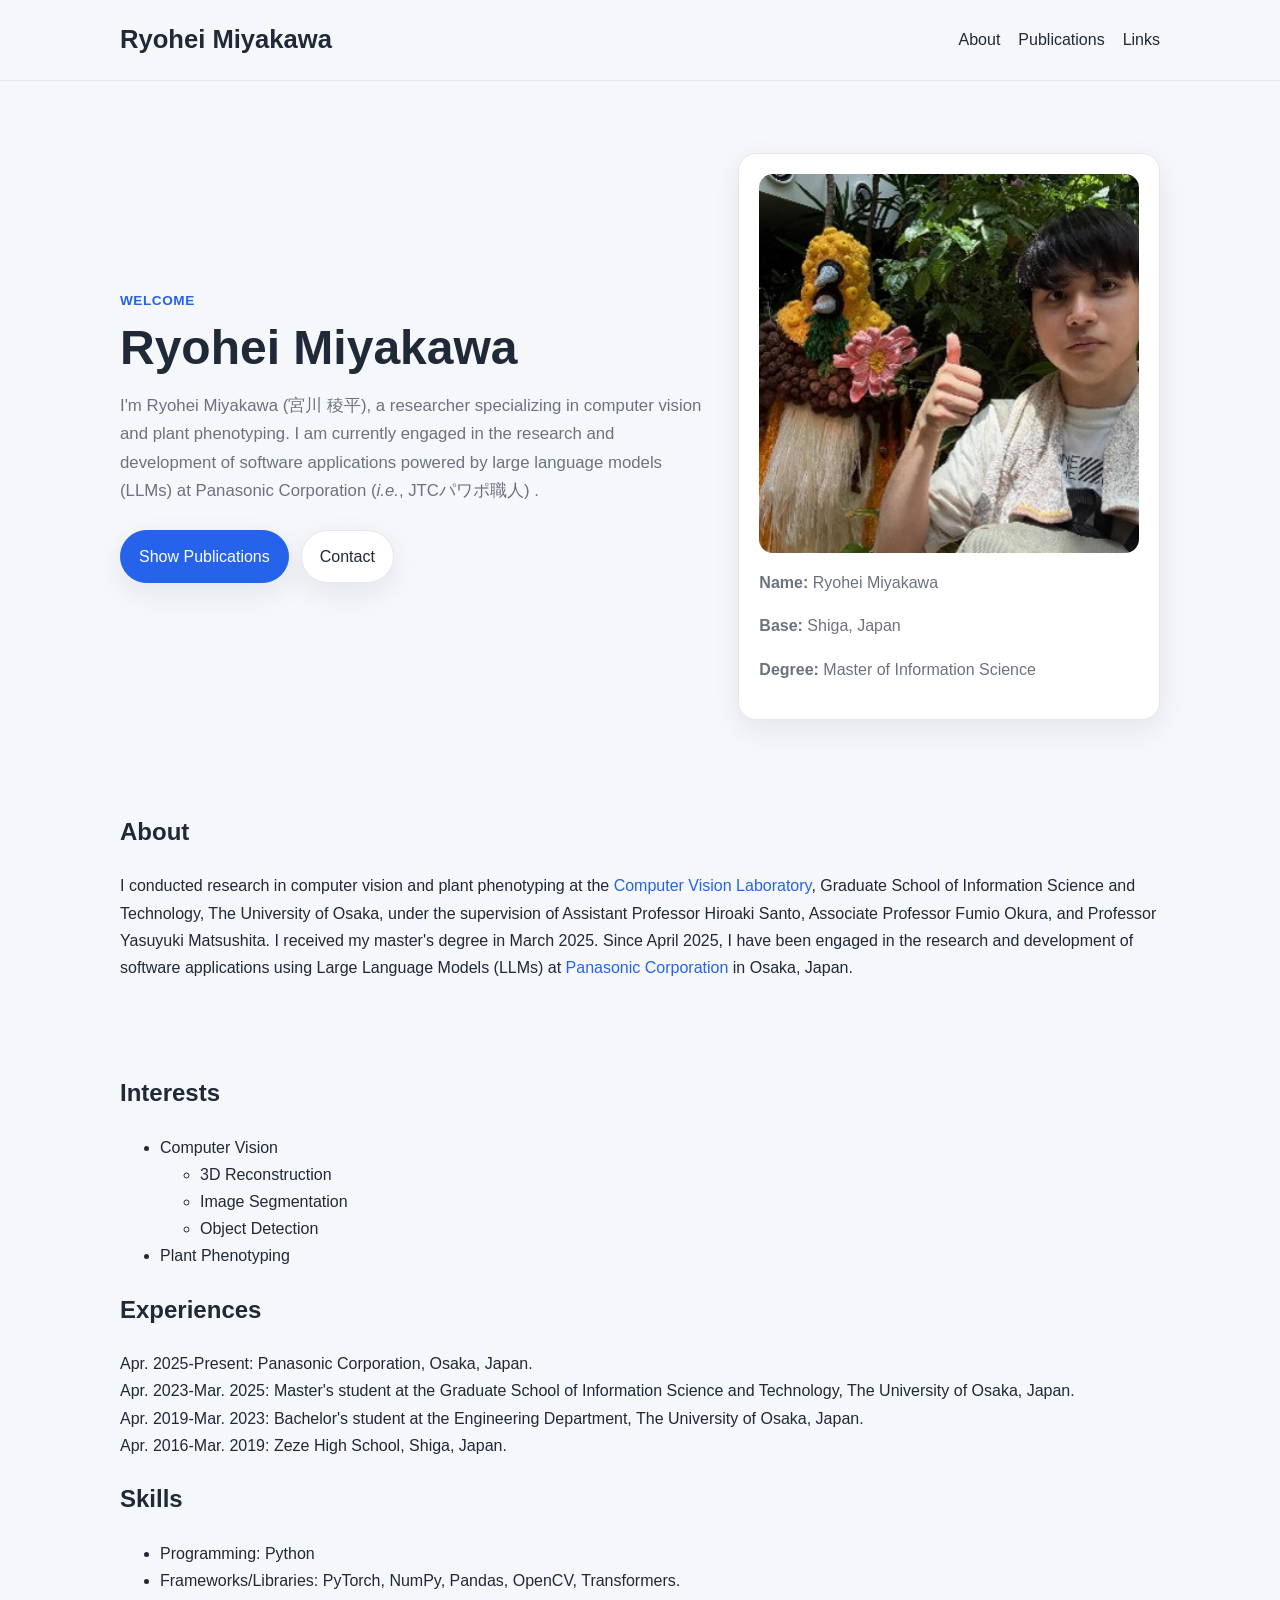
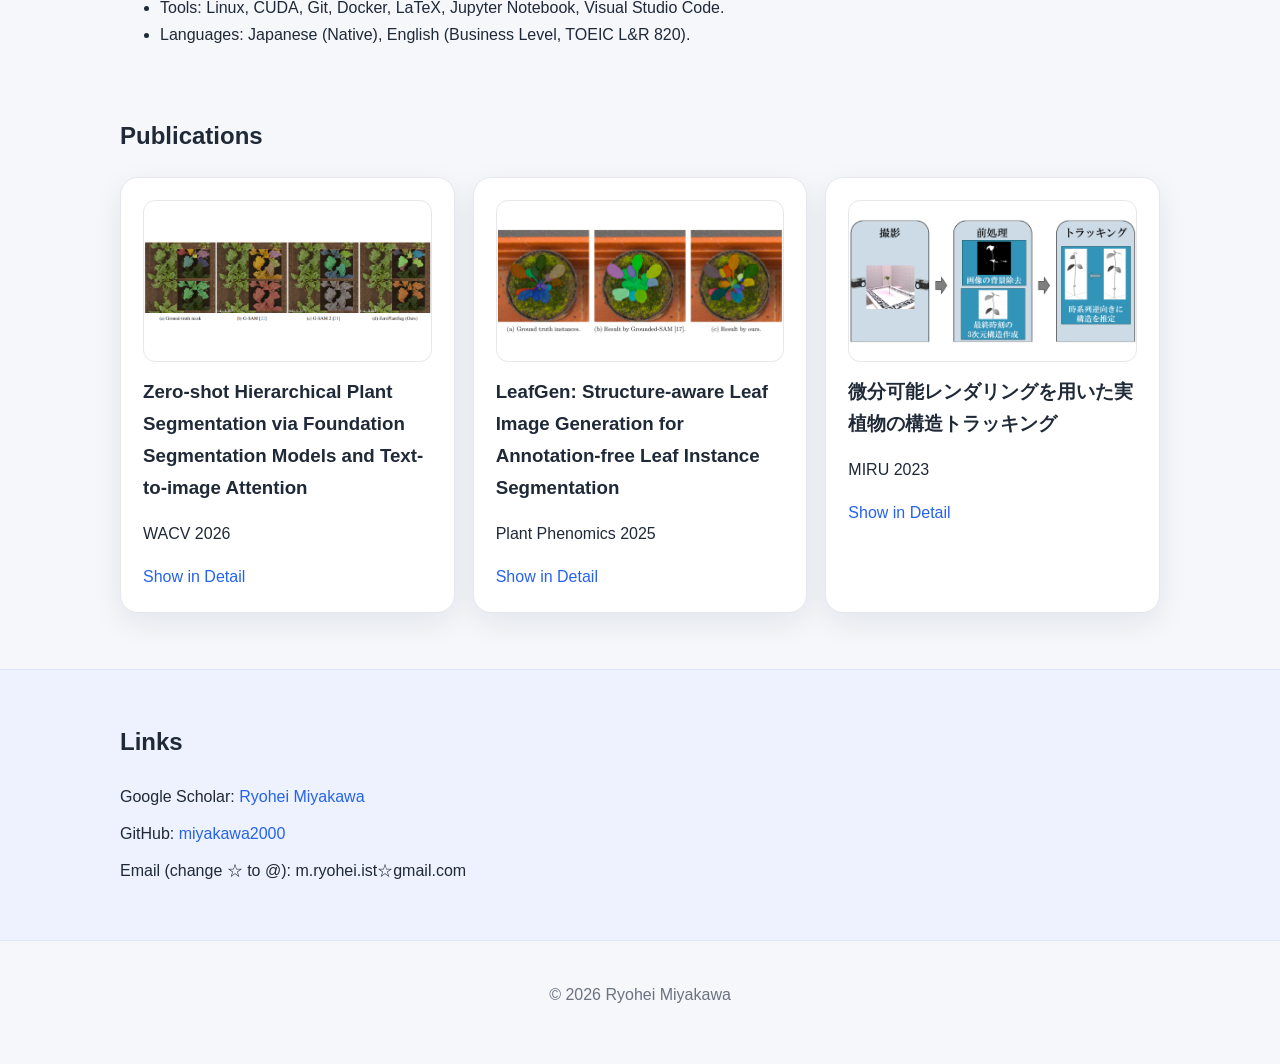
<file: index.html>
<!DOCTYPE html>
<html lang="ja">
<head>
  <meta charset="UTF-8" />
  <meta name="viewport" content="width=device-width, initial-scale=1.0" />
  <title>Ryohei Miyakawa | Home</title>
  <meta name="description" content="Ryohei Miyakawa's personal website." />
  <link rel="stylesheet" href="style.css" />
</head>
<body>
  <header class="site-header">
    <div class="container header-inner">
      <div>
        <h1 class="site-title">Ryohei Miyakawa</h1>
      </div>
      <nav class="nav">
        <a href="#about">About</a>
        <a href="#publications">Publications</a>
        <a href="#links">Links</a>
      </nav>
    </div>
  </header>

  <main>
    <section class="hero">
      <div class="container hero-inner">
        <div class="hero-text">
          <p class="eyebrow">Welcome</p>
          <h2>Ryohei Miyakawa</h2>
          <p class="hero-description">
            I'm Ryohei Miyakawa (宮川 稜平), a researcher specializing in computer vision and plant phenotyping. 
            I am currently engaged in the research and development of software applications powered by large language models (LLMs) at Panasonic Corporation (<i>i.e.</i>, JTCパワポ職人) .
          </p>
          <div class="hero-buttons">
            <a class="button primary" href="#publications">Show Publications</a>
            <a class="button" href="#links">Contact</a>
          </div>
        </div>

        <div class="hero-card">
          <img src="img/profile.jpg" alt="プロフィール画像" class="profile-image" />
          <div class="profile-meta">
            <p><strong>Name:</strong> Ryohei Miyakawa</p>
            <p><strong>Base:</strong> Shiga, Japan</p>
            <p><strong>Degree:</strong> Master of Information Science</p>
          </div>
        </div>
      </div>
    </section>

    <section id="about" class="section">
      <div class="container">
        <h1>About</h1>
        <p>
          I conducted research in computer vision and plant phenotyping at the <a href="http://cvl.ist.osaka-u.ac.jp/en/" target="_blank"> Computer Vision Laboratory</a>, Graduate School of Information Science and Technology, The University of Osaka, under the supervision of Assistant Professor Hiroaki Santo, Associate Professor Fumio Okura, and Professor Yasuyuki Matsushita.
          I received my master's degree in March 2025.
          Since April 2025, I have been engaged in the research and development of software applications using Large Language Models (LLMs) at <a href="https://www.panasonic.com/global/about.html" target="_blank">Panasonic Corporation</a> in Osaka, Japan.
        </p>
      </div>
    </section>

    <section id="interests" class="interests">
      <div class="container">
        <h2>Interests</h2>
        <ul>
          <li>Computer Vision</li>
          <ul>
            <li>3D Reconstruction</li>
            <li>Image Segmentation</li>
            <li>Object Detection</li>
          </ul>
          <li>Plant Phenotyping</li>
        </ul>
      </div>
    </section>
    
    <section id="experiences" class="experiences">
      <div class="container">
        <h2>Experiences</h2>
        <p>
          Apr. 2025-Present: Panasonic Corporation, Osaka, Japan.<br>
          Apr. 2023-Mar. 2025: Master's student at the Graduate School of Information Science and Technology, The University of Osaka, Japan.<br>
          Apr. 2019-Mar. 2023: Bachelor's student at the Engineering Department, The University of Osaka, Japan.<br>
          Apr. 2016-Mar. 2019: Zeze High School, Shiga, Japan.
        </p>
      </div>
    </section>

    <section id="skills" class="skills">
      <div class="container">
        <h2>Skills</h2>
        <ul>
          <li>Programming: Python</li>
          <li>Frameworks/Libraries: PyTorch, NumPy, Pandas, OpenCV, Transformers.</li>
          <li>Tools: Linux, CUDA, Git, Docker, LaTeX, Jupyter Notebook, Visual Studio Code.</li>
          <li>Languages: Japanese (Native), English (Business Level, TOEIC L&R 820).</li>
        </ul>
      </div>
    </section>

    <section id="publications" class="section">
      <div class="container">
        <h1>Publications</h1>
        <div class="card-grid">
          <article class="card">
            <img src="img/publications/ZeroPlantSeg.png" alt="Zero-shot Hierarchical Plant Segmentation thumbnail" class="publication-thumb" />
            <h3>Zero-shot Hierarchical Plant Segmentation via Foundation Segmentation Models and Text-to-image Attention</h3>
            <p>WACV 2026</p>
            <a href="publications/zero-shot-hierarchical-plant-segmentation.html">Show in Detail</a>
          </article>
          <article class="card">
            <img src="img/publications/LeafGen.png" alt="LeafGen thumbnail" class="publication-thumb" />
            <h3>LeafGen: Structure-aware Leaf Image Generation for Annotation-free Leaf Instance Segmentation</h3>
            <p>Plant Phenomics 2025</p>
            <a href="publications/leafgen.html">Show in Detail</a>
          </article>
          <article class="card">
            <img src="img/publications/diff-rendering.png" alt="Differentiable Rendering plant tracking thumbnail" class="publication-thumb" />
            <h3>微分可能レンダリングを用いた実植物の構造トラッキング</h3>
            <p>MIRU 2023</p>
            <a href="publications/differentiable-rendering-plant-3d-tracking.html">Show in Detail</a>
          </article>
        </div>
      </div>
    </section>

    <section id="links" class="section alt">
      <div class="container">
        <h1>Links</h1>
        <ul class="links-list">
          <li>Google Scholar: <a href="https://scholar.google.com/citations?user=sWCrNNYAAAAJ&hl=ja&oi=ao" target="_blank" rel="noreferrer">Ryohei Miyakawa</a></li>
          <li>GitHub: <a href="https://github.com/miyakawa2000" target="_blank" rel="noreferrer">miyakawa2000</a></li>
          <li>Email (change ☆ to @): m.ryohei.ist☆gmail.com</li>
        </ul>
      </div>
    </section>
  </main>

  <footer class="site-footer">
    <div class="container">
      <p>© 2026 Ryohei Miyakawa</p>
    </div>
  </footer>
</body>
</html>
</file>
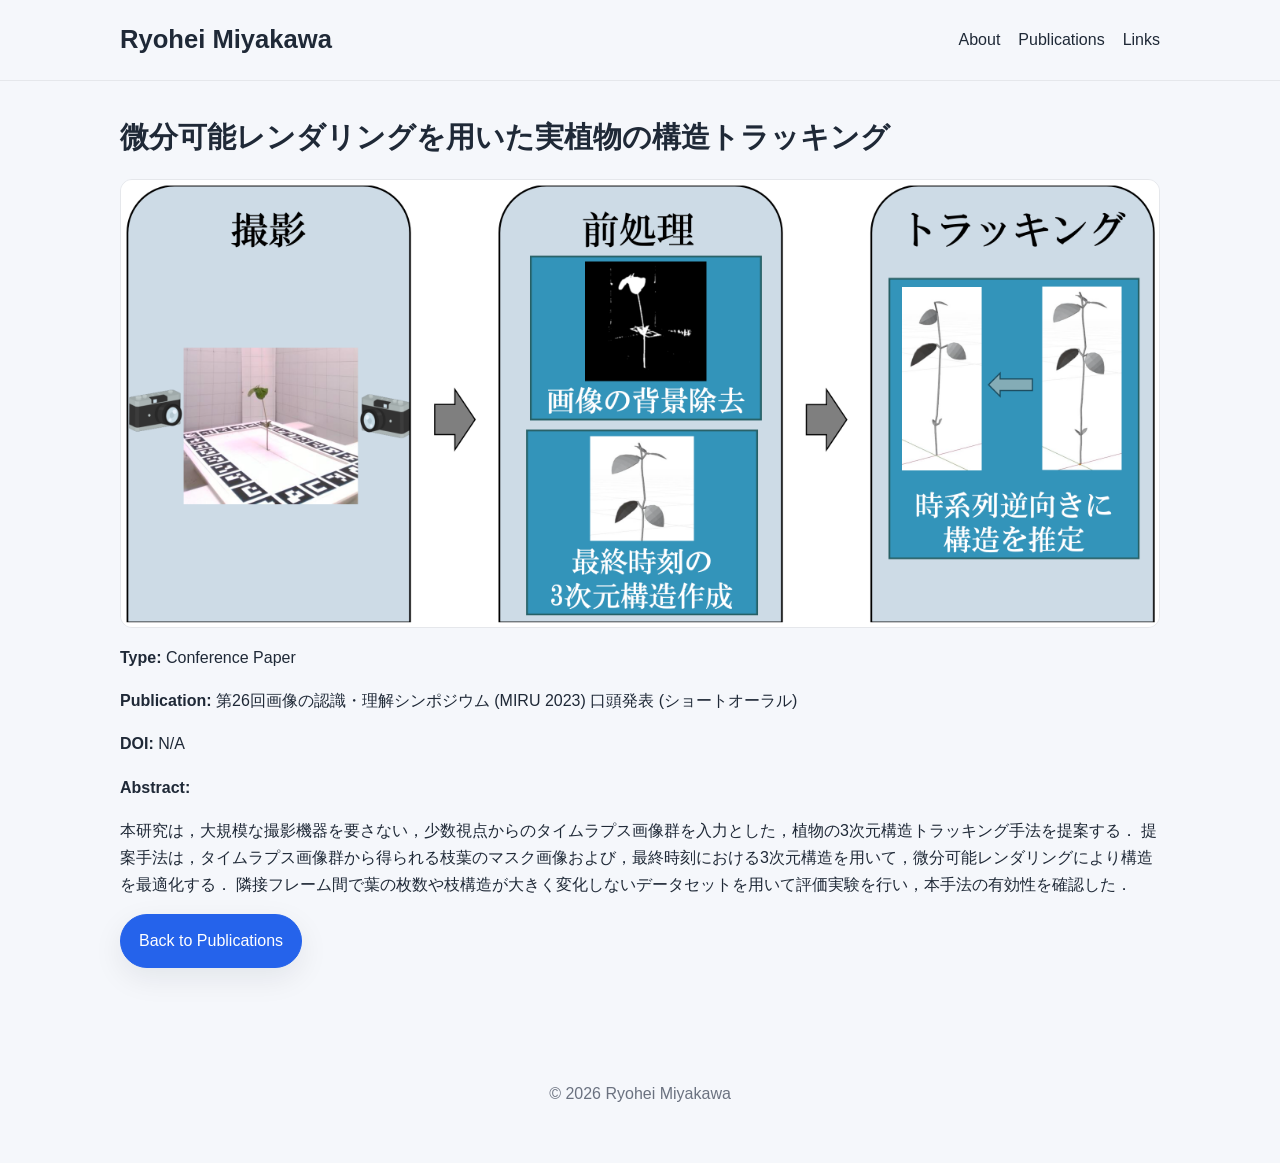
<file: publications/differentiable-rendering-plant-3d-tracking.html>
<!DOCTYPE html>
<html lang="ja">
<head>
  <meta charset="UTF-8" />
  <meta name="viewport" content="width=device-width, initial-scale=1.0" />
  <title>微分可能レンダリングを用いた実植物の3次元構造トラッキング | Ryohei Miyakawa</title>
  <meta name="description" content="微分可能レンダリングを用いた実植物の3次元構造トラッキング" />
  <link rel="stylesheet" href="../style.css" />
</head>
<body>
  <header class="site-header">
    <div class="container header-inner">
      <div>
        <h1 class="site-title">Ryohei Miyakawa</h1>
      </div>
      <nav class="nav">
        <a href="../index.html#about">About</a>
        <a href="../index.html#publications">Publications</a>
        <a href="../index.html#links">Links</a>
      </nav>
    </div>
  </header>

  <main>
    <section class="section">
      <div class="container">
        <h2>微分可能レンダリングを用いた実植物の構造トラッキング</h2>
        <img src="../img/publications/diff-rendering.png" alt="Differentiable Rendering plant tracking thumbnail" class="publication-detail-thumb" />
        <p><strong>Type:</strong> Conference Paper</p>
        <p><strong>Publication:</strong> 第26回画像の認識・理解シンポジウム (MIRU 2023) 口頭発表 (ショートオーラル)</p>
        <p><strong>DOI:</strong> N/A</p>
        <p><strong>Abstract:</strong></p>
        <p>本研究は，大規模な撮影機器を要さない，少数視点からのタイムラプス画像群を入力とした，植物の3次元構造トラッキング手法を提案する．
          提案手法は，タイムラプス画像群から得られる枝葉のマスク画像および，最終時刻における3次元構造を用いて，微分可能レンダリングにより構造を最適化する．
          隣接フレーム間で葉の枚数や枝構造が大きく変化しないデータセットを用いて評価実験を行い，本手法の有効性を確認した．</p>
        </p>
        <p><a class="button primary" href="../index.html#publications">Back to Publications</a></p>
      </div>
    </section>
  </main>

  <footer class="site-footer">
    <div class="container">
      <p>© 2026 Ryohei Miyakawa</p>
    </div>
  </footer>
</body>
</html>
</file>
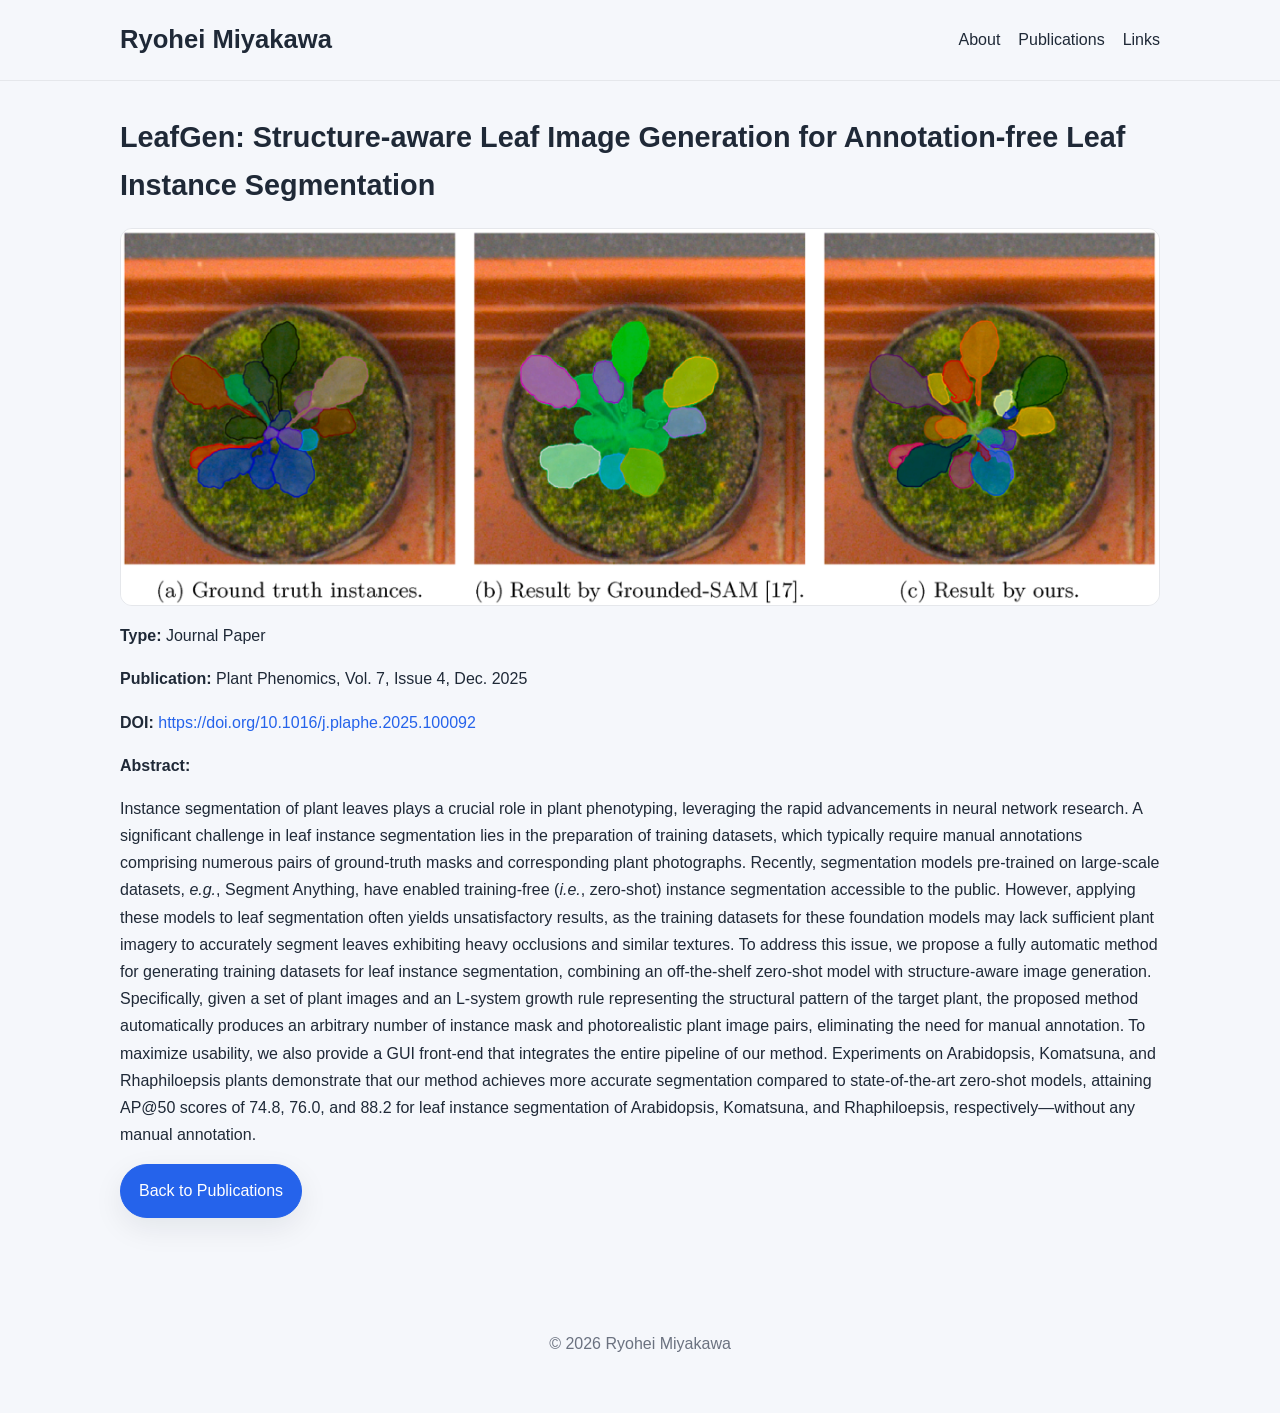
<file: publications/leafgen.html>
<!DOCTYPE html>
<html lang="ja">
<head>
  <meta charset="UTF-8" />
  <meta name="viewport" content="width=device-width, initial-scale=1.0" />
  <title>LeafGen | Ryohei Miyakawa</title>
  <meta name="description" content="LeafGen: Structure-aware Leaf Image Generation for Annotation-free Leaf Instance Segmentation" />
  <link rel="stylesheet" href="../style.css" />
</head>
<body>
  <header class="site-header">
    <div class="container header-inner">
      <div>
        <h1 class="site-title">Ryohei Miyakawa</h1>
      </div>
      <nav class="nav">
        <a href="../index.html#about">About</a>
        <a href="../index.html#publications">Publications</a>
        <a href="../index.html#links">Links</a>
      </nav>
    </div>
  </header>

  <main>
    <section class="section">
      <div class="container">
        <h2>LeafGen: Structure-aware Leaf Image Generation for Annotation-free Leaf Instance Segmentation</h2>
        <img src="../img/publications/LeafGen.png" alt="LeafGen thumbnail" class="publication-detail-thumb" />
        <p><strong>Type:</strong> Journal Paper</p>
        <p><strong>Publication:</strong> Plant Phenomics, Vol. 7, Issue 4, Dec. 2025</p>
        <p><strong>DOI:</strong> <a href="https://doi.org/10.1016/j.plaphe.2025.100092">https://doi.org/10.1016/j.plaphe.2025.100092</a></p>
        <p><strong>Abstract:</strong></p>
        <p>Instance segmentation of plant leaves plays a crucial role in plant phenotyping, leveraging the rapid advancements in neural network research. A significant challenge in leaf instance segmentation lies in the preparation of
          training datasets, which typically require manual annotations comprising numerous pairs of ground-truth masks
          and corresponding plant photographs. Recently, segmentation models pre-trained on large-scale datasets, <i>e.g.</i>,
          Segment Anything, have enabled training-free (<i>i.e.</i>, zero-shot) instance segmentation accessible to the public.
          However, applying these models to leaf segmentation often yields unsatisfactory results, as the training datasets
          for these foundation models may lack sufficient plant imagery to accurately segment leaves exhibiting heavy
          occlusions and similar textures. To address this issue, we propose a fully automatic method for generating
          training datasets for leaf instance segmentation, combining an off-the-shelf zero-shot model with structure-aware
          image generation. Specifically, given a set of plant images and an L-system growth rule representing the
          structural pattern of the target plant, the proposed method automatically produces an arbitrary number of
          instance mask and photorealistic plant image pairs, eliminating the need for manual annotation. To maximize
          usability, we also provide a GUI front-end that integrates the entire pipeline of our method. Experiments on
          Arabidopsis, Komatsuna, and Rhaphiloepsis plants demonstrate that our method achieves more accurate segmentation compared to state-of-the-art zero-shot models, attaining AP@50 scores of 74.8, 76.0, and 88.2 for leaf
          instance segmentation of Arabidopsis, Komatsuna, and Rhaphiloepsis, respectively—without any manual
          annotation.
        </p>
        <p><a class="button primary" href="../index.html#publications">Back to Publications</a></p>
      </div>
    </section>
  </main>

  <footer class="site-footer">
    <div class="container">
      <p>© 2026 Ryohei Miyakawa</p>
    </div>
  </footer>
</body>
</html>
</file>
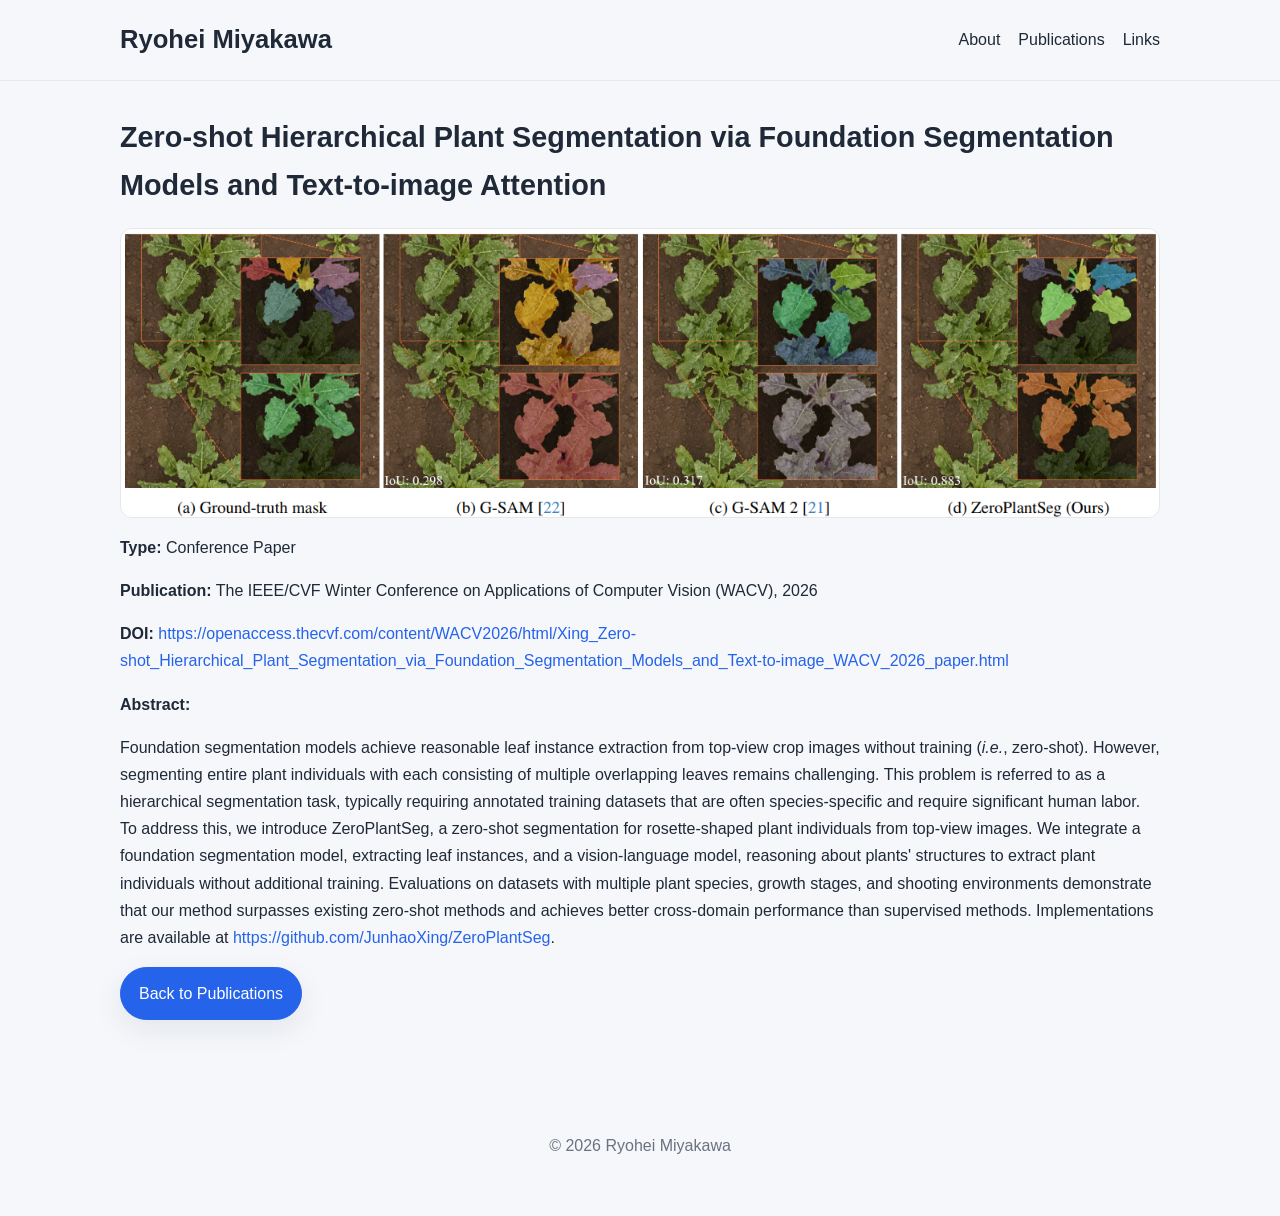
<file: publications/zero-shot-hierarchical-plant-segmentation.html>
<!DOCTYPE html>
<html lang="ja">
<head>
  <meta charset="UTF-8" />
  <meta name="viewport" content="width=device-width, initial-scale=1.0" />
  <title>Zero-shot Hierarchical Plant Segmentation via Foundation Segmentation Models and Text-to-image Attention | Ryohei Miyakawa</title>
  <meta name="description" content="Zero-shot Hierarchical Plant Segmentation via Foundation Segmentation Models and Text-to-image Attention" />
  <link rel="stylesheet" href="../style.css" />
</head>
<body>
  <header class="site-header">
    <div class="container header-inner">
      <div>
        <h1 class="site-title">Ryohei Miyakawa</h1>
      </div>
      <nav class="nav">
        <a href="../index.html#about">About</a>
        <a href="../index.html#publications">Publications</a>
        <a href="../index.html#links">Links</a>
      </nav>
    </div>
  </header>

  <main>
    <section class="section">
      <div class="container">
        <h2>Zero-shot Hierarchical Plant Segmentation via Foundation Segmentation Models and Text-to-image Attention</h2>
        <img src="../img/publications/ZeroPlantSeg.png" alt="Zero-shot Hierarchical Plant Segmentation thumbnail" class="publication-detail-thumb" />
        <p><strong>Type:</strong> Conference Paper</p>
        <p><strong>Publication:</strong> The IEEE/CVF Winter Conference on Applications of Computer Vision (WACV), 2026 </p>
        <p><strong>DOI:</strong> <a href="https://openaccess.thecvf.com/content/WACV2026/html/Xing_Zero-shot_Hierarchical_Plant_Segmentation_via_Foundation_Segmentation_Models_and_Text-to-image_WACV_2026_paper.html">https://openaccess.thecvf.com/content/WACV2026/html/Xing_Zero-shot_Hierarchical_Plant_Segmentation_via_Foundation_Segmentation_Models_and_Text-to-image_WACV_2026_paper.html</a></p>
        <p><strong>Abstract:</strong></p>
        <p>Foundation segmentation models achieve reasonable leaf instance extraction from top-view crop images without training (<i>i.e.</i>, zero-shot). 
          However, segmenting entire plant individuals with each consisting of multiple overlapping leaves remains challenging. 
          This problem is referred to as a hierarchical segmentation task, typically requiring annotated training datasets that are often species-specific and require significant human labor. 
          To address this, we introduce ZeroPlantSeg, a zero-shot segmentation for rosette-shaped plant individuals from top-view images. 
          We integrate a foundation segmentation model, extracting leaf instances, and a vision-language model, reasoning about plants' structures to extract plant individuals without additional training. 
          Evaluations on datasets with multiple plant species, growth stages, and shooting environments demonstrate that our method surpasses existing zero-shot methods and achieves better cross-domain performance than supervised methods. 
          Implementations are available at <a href="https://github.com/JunhaoXing/ZeroPlantSeg">https://github.com/JunhaoXing/ZeroPlantSeg</a>.
        </p>
        <p><a class="button primary" href="../index.html#publications">Back to Publications</a></p>
      </div>
    </section>
  </main>

  <footer class="site-footer">
    <div class="container">
      <p>© 2026 Ryohei Miyakawa</p>
    </div>
  </footer>
</body>
</html>
</file>
<file: style.css>
:root {
  --bg: #f5f7fb;
  --surface: #ffffff;
  --text: #1f2937;
  --muted: #6b7280;
  --line: #e5e7eb;
  --accent: #2563eb;
  --accent-dark: #1d4ed8;
  --shadow: 0 10px 30px rgba(15, 23, 42, 0.08);
  --radius: 18px;
  --max-width: 1040px;
}

* {
  box-sizing: border-box;
}

html {
  scroll-behavior: smooth;
}

body {
  margin: 0;
  font-family: -apple-system, BlinkMacSystemFont, "Segoe UI", Roboto, "Hiragino Sans",
    "Hiragino Kaku Gothic ProN", "Noto Sans JP", sans-serif;
  background: var(--bg);
  color: var(--text);
  line-height: 1.7;
}

img {
  max-width: 100%;
  display: block;
}

a {
  color: var(--accent);
  text-decoration: none;
}

a:hover {
  text-decoration: underline;
}

.container {
  width: min(calc(100% - 32px), var(--max-width));
  margin: 0 auto;
}

.site-header {
  position: sticky;
  top: 0;
  z-index: 20;
  background: rgba(245, 247, 251, 0.85);
  backdrop-filter: blur(10px);
  border-bottom: 1px solid var(--line);
}

.header-inner {
  display: flex;
  justify-content: space-between;
  align-items: center;
  gap: 24px;
  padding: 18px 0;
}

.site-title {
  margin: 0;
  font-size: 1.6rem;
}

.site-subtitle {
  margin: 4px 0 0;
  color: var(--muted);
  font-size: 0.95rem;
}

.nav {
  display: flex;
  gap: 18px;
  flex-wrap: wrap;
}

.nav a {
  color: var(--text);
  font-weight: 500;
}

.hero {
  padding: 72px 0 40px;
}

.hero-inner {
  display: grid;
  grid-template-columns: 1.4fr 1fr;
  gap: 28px;
  align-items: center;
}

.eyebrow {
  margin: 0 0 8px;
  color: var(--accent);
  font-weight: 700;
  letter-spacing: 0.04em;
  text-transform: uppercase;
  font-size: 0.85rem;
}

.hero h2 {
  margin: 0 0 16px;
  font-size: clamp(2rem, 4vw, 3rem);
  line-height: 1.15;
}

.hero-description {
  margin: 0 0 24px;
  color: var(--muted);
  font-size: 1.05rem;
}

.hero-buttons {
  display: flex;
  gap: 12px;
  flex-wrap: wrap;
}

.button {
  display: inline-block;
  padding: 12px 18px;
  border-radius: 999px;
  border: 1px solid var(--line);
  background: var(--surface);
  color: var(--text);
  box-shadow: var(--shadow);
}

.button:hover {
  text-decoration: none;
  transform: translateY(-1px);
}

.button.primary {
  background: var(--accent);
  color: white;
  border-color: var(--accent);
}

.button.primary:hover {
  background: var(--accent-dark);
}

.hero-card,
.card {
  background: var(--surface);
  border: 1px solid var(--line);
  border-radius: var(--radius);
  box-shadow: var(--shadow);
}

.hero-card {
  padding: 20px;
}

.profile-image {
  width: 100%;
  aspect-ratio: 1 / 1;
  object-fit: cover;
  border-radius: 14px;
  background: #dbeafe;
}

.profile-meta {
  margin-top: 16px;
  color: var(--muted);
}

.section {
  padding: 32px 0 56px;
}

.section h2 {
  margin-top: 0;
  margin-bottom: 18px;
  font-size: 1.8rem;
}

.alt {
  background: #eef2ff;
  border-top: 1px solid rgba(37, 99, 235, 0.08);
  border-bottom: 1px solid rgba(37, 99, 235, 0.08);
}

.card-grid {
  display: grid;
  grid-template-columns: repeat(3, 1fr);
  gap: 18px;
}

.card {
  padding: 22px;
}

.publication-thumb {
  width: 100%;
  aspect-ratio: 16 / 9;
  object-fit: contain;
  border-radius: 12px;
  border: 1px solid var(--line);
  margin-bottom: 14px;
  background: #ffffff;
}

.publication-detail-thumb {
  width: 100%;
  height: auto;
  border-radius: 12px;
  border: 1px solid var(--line);
  margin-bottom: 14px;
  background: #ffffff;
}

.card h3 {
  margin-top: 0;
  margin-bottom: 10px;
}

.links-list {
  list-style: none;
  padding: 0;
  margin: 0;
}

.links-list li + li {
  margin-top: 10px;
}

.site-footer {
  padding: 24px 0 40px;
  color: var(--muted);
  text-align: center;
}

@media (max-width: 820px) {
  .header-inner,
  .hero-inner,
  .card-grid {
    grid-template-columns: 1fr;
    display: grid;
  }

  .nav {
    gap: 12px;
  }

  .hero {
    padding-top: 40px;
  }
}
</file>
